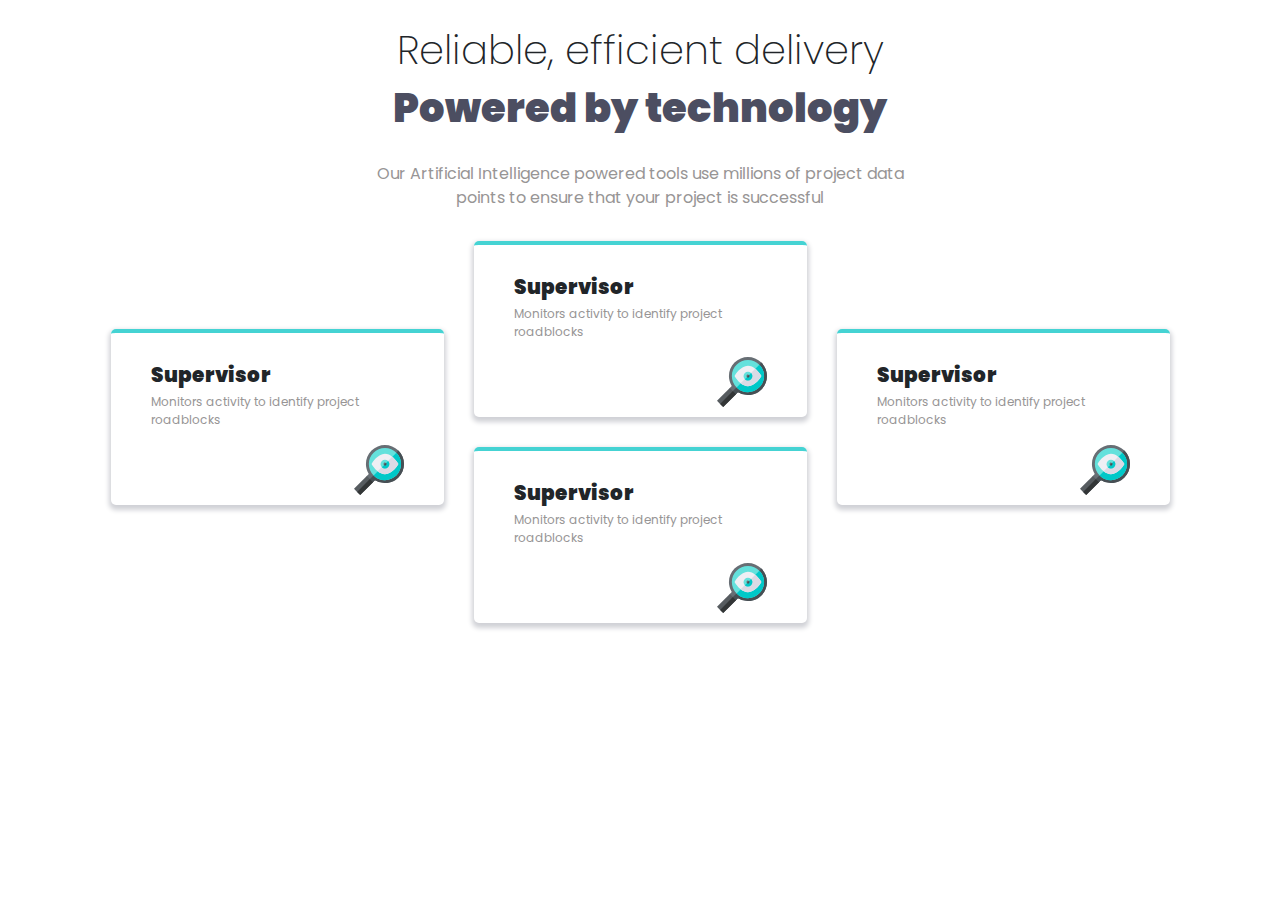
<file: Exercise/html/index.html>
<!doctype html>
<html lang="es">
  <head>
    <!-- Required meta tags -->
    <meta charset="utf-8">
    <meta name="viewport" content="width=device-width, initial-scale=1, shrink-to-fit=no">

    <!-- Css files -->
    <link rel="stylesheet" href="../css/styles.css">

    <!-- Google fonts -->
    <link href="https://fonts.googleapis.com/css2?family=Poppins:wght@200;400;600&display=swap" rel="stylesheet">

    <!-- Bootstrap CSS -->
    <link rel="stylesheet" href="https://stackpath.bootstrapcdn.com/bootstrap/4.3.1/css/bootstrap.min.css" integrity="sha384-ggOyR0iXCbMQv3Xipma34MD+dH/1fQ784/j6cY/iJTQUOhcWr7x9JvoRxT2MZw1T" crossorigin="anonymous">

    <title>Hello, world!</title>
  </head>
  <body>

    <!-- Titles  -->

    <div>
        <h1 style="font-weight: 200;text-align: center;">Reliable, efficient delivery</h1>
        <h1 style="font-weight: 900;text-align: center;color:#4c4e61;margin-top:10px;">Powered by technology</h1>
        <p class="texto-clasico" style="text-align:center;">
            Our Artificial Intelligence powered tools use millions of project data<br>points to ensure that your project is successful</p>
    </div>
    
    <!-- Cards -->
    <div class="container" style="display:flex;flex-wrap: wrap;justify-content: center;">
            <!-- Columna 1  -->
            <div class="transformacion" style="width: 18rem;border-top: #45d3d3 solid 4px;transform: translateY(50%);
            box-shadow: 0 3px 5px 2px #d0d1d6;border-radius: 5px;margin: 15px;padding: 10px 20px;flex-basis: 30%;">
                <div class="card-body">
                    <h5 style="font-weight: 900;">Supervisor</h5>
                    <p class="texto-clasico" style="font-size:12px;margin-top:-2px;">Monitors activity to identify project roadblocks</p>
                    <img style="float:right;width:50px;" src="../images/icon-supervisor.svg" >
                </div>
            </div>
            
            <!-- Columna 2  -->
            <div  style="width: 18rem;border-top: #45d3d3 solid 4px;box-shadow: 0 3px 5px 2px #d0d1d6;border-radius: 5px;
            margin: 15px;padding: 10px 20px;flex-basis: 30%;">
                <div class="card-body">
                    <h5 style="font-weight: 900;">Supervisor</h5>
                    <p class="texto-clasico" style="font-size:12px;margin-top:-2px;">Monitors activity to identify project roadblocks</p>
                    <img style="float:right;width:50px;" src="../images/icon-supervisor.svg" >
                </div>
            </div>

            <div class="transformacion" style="width: 18rem;border-top: #45d3d3 solid 4px;transform: translateY(50%);box-shadow: 0 3px 5px 2px #d0d1d6;
            border-radius: 5px;margin: 15px;padding: 10px 20px;flex-basis: 30%;">
                <div class="card-body">
                    <h5 style="font-weight: 900;">Supervisor</h5>
                    <p class="texto-clasico" style="font-size:12px;margin-top:-2px;">Monitors activity to identify project roadblocks</p>
                    <img style="float:right;width:50px;" src="../images/icon-supervisor.svg" >
                </div>
            </div>

            <!-- Columna 3  -->
            <div style="width: 18rem;border-top: #45d3d3 solid 4px;box-shadow: 0 3px 5px 2px #d0d1d6;border-radius: 5px;
            margin: 15px;padding: 10px 20px;flex-basis: 30%;">
                <div class="card-body">
                    <h5 style="font-weight: 900;">Supervisor</h5>
                    <p class="texto-clasico" style="font-size:12px;margin-top:-2px;">Monitors activity to identify project roadblocks</p>
                    <img style="float:right;width:50px;" src="../images/icon-supervisor.svg" >
                </div>
            </div>
    </div>

    <!-- Optional JavaScript -->
    <!-- jQuery first, then Popper.js, then Bootstrap JS -->
    <script src="https://code.jquery.com/jquery-3.3.1.slim.min.js" integrity="sha384-q8i/X+965DzO0rT7abK41JStQIAqVgRVzpbzo5smXKp4YfRvH+8abtTE1Pi6jizo" crossorigin="anonymous"></script>
    <script src="https://cdnjs.cloudflare.com/ajax/libs/popper.js/1.14.7/umd/popper.min.js" integrity="sha384-UO2eT0CpHqdSJQ6hJty5KVphtPhzWj9WO1clHTMGa3JDZwrnQq4sF86dIHNDz0W1" crossorigin="anonymous"></script>
    <script src="https://stackpath.bootstrapcdn.com/bootstrap/4.3.1/js/bootstrap.min.js" integrity="sha384-JjSmVgyd0p3pXB1rRibZUAYoIIy6OrQ6VrjIEaFf/nJGzIxFDsf4x0xIM+B07jRM" crossorigin="anonymous"></script>
  </body>
</html>
</file>
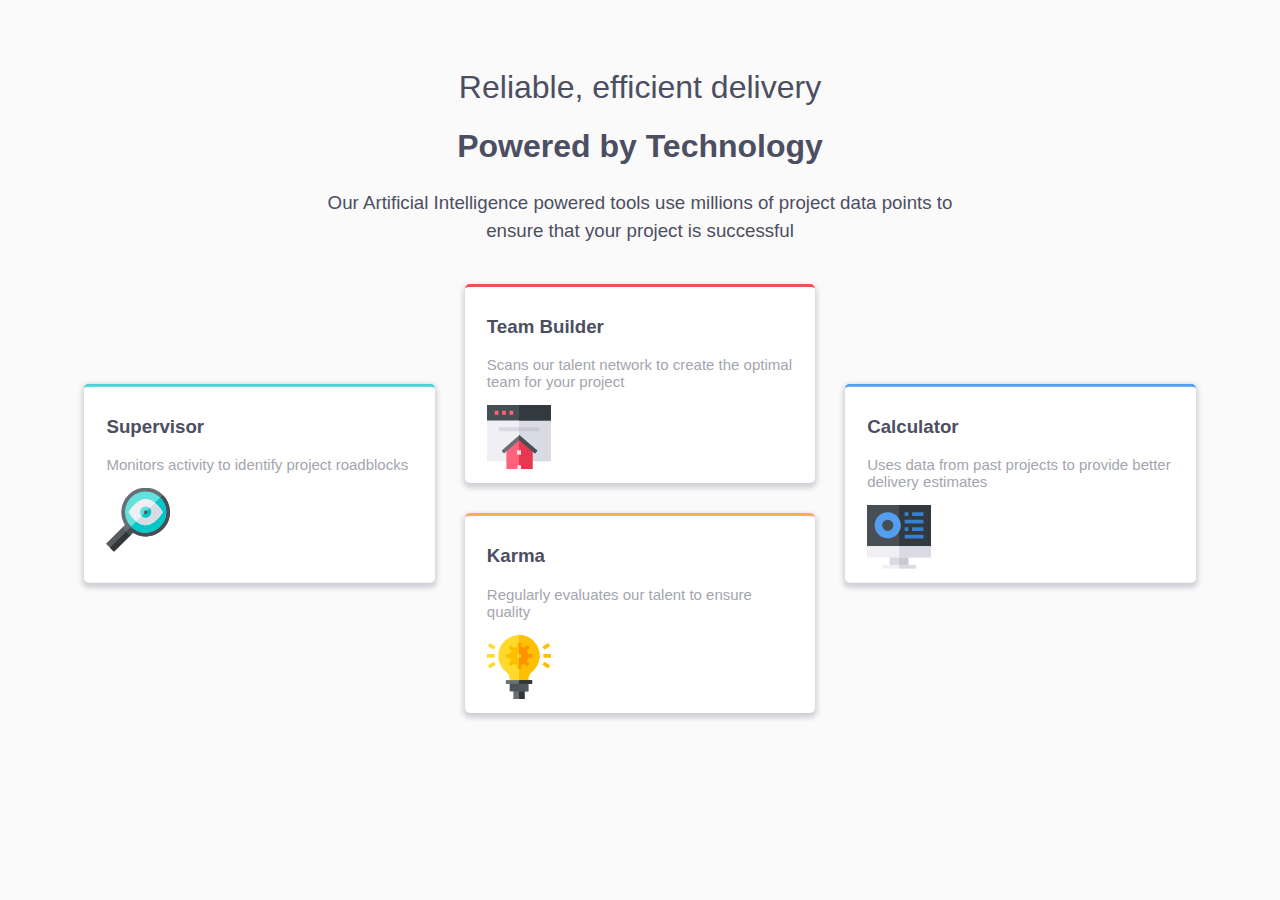
<file: index-1.html>
<!DOCTYPE html>
<html lang="en">

<head>
  <meta charset="UTF-8">
  <meta name="viewport" content="width=device-width, initial-scale=1.0"> <!-- displays site properly based on user's device -->
  <!-- favicons -->
  <link rel="icon" type="image/png" sizes="32x32" href="./images/favicon-32x32.png">
  <!-- google fonts -->
  <link rel="font" href="https://fonts.google.com/specimen/Poppins">

  <title>Frontend Mentor | Four card feature section</title>
  <!-- stylesheets -->
  <!-- <link rel="stylesheet" href="C:\Users\Honeywell\Downloads\bootstrap-4.0.0\bootstrap-4.0.0\dist\css\bootstrap.css"> -->
  <link rel="stylesheet" href="css\styles.css">

</head>

<body>
  <h1 class="big-light-heading"> Reliable, efficient delivery</h1>
  <h1>Powered by Technology</h1>
  <h3 class="pg-description">Our Artificial Intelligence powered tools use millions of project data points to ensure that your project is successful</h3>

  <div class="container-main">


    <div class="supervisor">
      <h3>Supervisor</h3>
      <p>Monitors activity to identify project roadblocks</p>
      <img class="icon-img" src="images\icon-supervisor.svg" alt="supervisor-img">
    </div>

    <div class="team">
      <h3>Team Builder</h3>
      <p>Scans our talent network to create the optimal team for your project</p>
      <img class="icon-img" src="images\icon-team-builder.svg" alt="team-builder-img">
    </div>

    <div class="calculator">
      <h3>Calculator</h3>
      <p>Uses data from past projects to provide better delivery estimates</p>
      <img class="icon-img" src="images\icon-calculator.svg" alt="cal-img">
    </div>

    <div class="karma">
      <h3>Karma</h3>
      <p>Regularly evaluates our talent to ensure quality</p>
      <img class="icon-img" src="images\icon-karma.svg" alt="karma-img">
    </div>

  
  </div>

  <!-- <h1> Reliable, efficient delivery</h1>
  <h1>Powered by Technology</h1>
  <h3>Our Artificial Intelligence powered tools use millions of project data points
    to ensure that your project is successful</h3>

  <h3>Supervisor</h3>
  <p>Monitors activity to identify project roadblocks</p>
  <img class="icon-img" src="images\icon-supervisor.svg" alt="supervisor-img">

  <h3>Team Builder</h3>
  <p>Scans our talent network to create the optimal team for your project</p>
  <img class="icon-img" src="images\icon-team-builder.svg" alt="team-builder-img">

  <h3>Karma</h3>
  <p>Regularly evaluates our talent to ensure quality</p>
  <img class="icon-img" src="images\icon-karma.svg" alt="karma-img">

  <h3>Calculator</h3>
  <p>Uses data from past projects to provide better delivery estimates</p>
  <img class="icon-img" src="images\icon-calculator.svg" alt="cal-img"> -->


</body>

</html>
</file>
<file: Exercise/css/styles.css>
*{
    font-family: 'Poppins', sans-serif;
}

body{
    margin: 2% !important;
}

.texto-clasico
{
    font-weight: 400;
    margin-top:30px;
    color:#979595;
}


@media only screen 
and (max-device-width: 700px)
{
    .transformacion
    {
        transform: translateY(0%) !important;
    }
}
</file>
